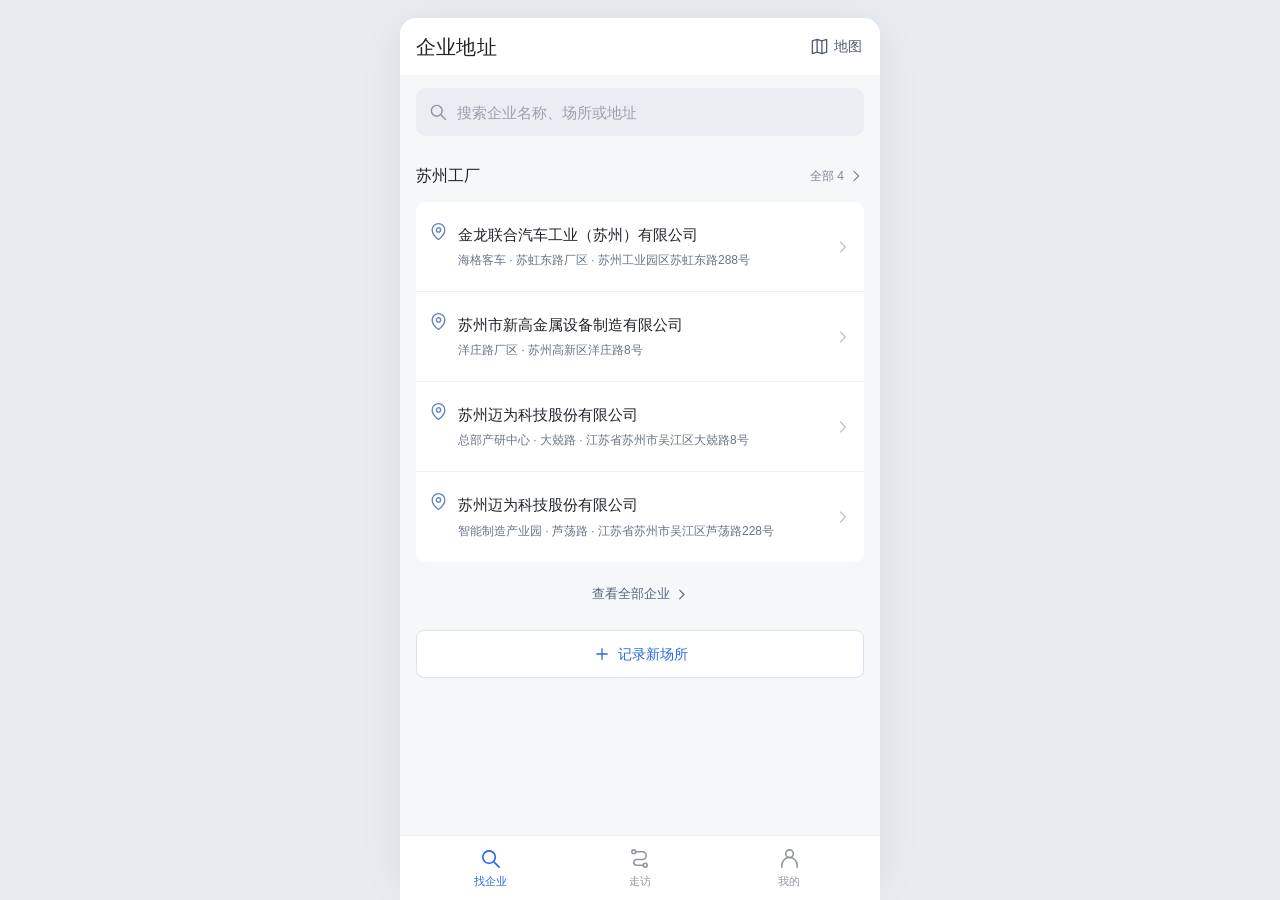
<file: index.html>
<!doctype html>
<html lang="zh-CN">
<head><meta charset="UTF-8"><meta name="viewport" content="width=device-width,initial-scale=1,viewport-fit=cover"><meta name="theme-color" content="#ffffff"><title>地址备忘录</title><link rel="stylesheet" href="vendor/leaflet-1.9.4/leaflet.css"><link rel="stylesheet" href="arrival-guide.css?v=20261117-audit1"><link rel="stylesheet" href="user-styles.css?v=20261117-audit1"><link rel="stylesheet" href="position-editor.css?v=20261117-audit1"><link rel="stylesheet" href="h5-refinement.css?v=20261117-audit1"></head>
<body>
<svg class="symbols" aria-hidden="true" xmlns="http://www.w3.org/2000/svg"><defs>
<symbol id="u-search" viewBox="0 0 24 24"><circle cx="10.5" cy="10.5" r="6.5"/><path d="m16 16 5 5"/></symbol><symbol id="u-map" viewBox="0 0 24 24"><path d="m3 5 6-2 6 2 6-2v16l-6 2-6-2-6 2V5ZM9 3v16m6-14v16"/></symbol><symbol id="u-route" viewBox="0 0 24 24"><circle cx="6" cy="5" r="2"/><circle cx="18" cy="19" r="2"/><path d="M8 5h7a4 4 0 0 1 0 8H9a3 3 0 0 0 0 6h7"/></symbol><symbol id="u-user" viewBox="0 0 24 24"><circle cx="12" cy="7" r="4"/><path d="M4 21v-2a8 8 0 0 1 16 0v2"/></symbol><symbol id="u-pin" viewBox="0 0 24 24"><path d="M20 10c0 6-8 12-8 12S4 16 4 10a8 8 0 1 1 16 0Z"/><circle cx="12" cy="10" r="2.7"/></symbol><symbol id="u-arrow" viewBox="0 0 24 24"><path d="m12 4 8 16-8-4-8 4 8-16Z"/></symbol><symbol id="u-plus" viewBox="0 0 24 24"><path d="M12 5v14M5 12h14"/></symbol><symbol id="u-camera" viewBox="0 0 24 24"><path d="M3 7h4l2-3h6l2 3h4v14H3V7Z"/><circle cx="12" cy="13" r="4"/></symbol><symbol id="u-close" viewBox="0 0 24 24"><path d="m6 6 12 12M6 18 18 6"/></symbol><symbol id="u-check" viewBox="0 0 24 24"><path d="m5 12 4 4L19 6"/></symbol><symbol id="u-clock" viewBox="0 0 24 24"><circle cx="12" cy="12" r="9"/><path d="M12 7v5l3 2"/></symbol><symbol id="u-chevron" viewBox="0 0 24 24"><path d="m9 5 7 7-7 7"/></symbol><symbol id="u-back" viewBox="0 0 24 24"><path d="m15 5-7 7 7 7"/></symbol><symbol id="u-more" viewBox="0 0 24 24"><circle cx="5" cy="12" r="1"/><circle cx="12" cy="12" r="1"/><circle cx="19" cy="12" r="1"/></symbol><symbol id="u-lock" viewBox="0 0 24 24"><rect x="5" y="10" width="14" height="11" rx="2"/><path d="M8 10V7a4 4 0 0 1 8 0v3"/></symbol><symbol id="u-info" viewBox="0 0 24 24"><circle cx="12" cy="12" r="9"/><path d="M12 11v6m0-10v1"/></symbol><symbol id="u-trash" viewBox="0 0 24 24"><path d="M4 7h16m-10 4v6m4-6v6M9 7V4h6v3l1 14H8L9 7Z"/></symbol>
<symbol id="u-edit" viewBox="0 0 24 24"><path d="m14 5 5 5M13 6 5 14l-1 6 6-1L21 8a2 2 0 0 0 0-3l-2-2a2 2 0 0 0-3 0l-3 3ZM11 4H5a2 2 0 0 0-2 2v14a1 1 0 0 0 1 1h14a2 2 0 0 0 2-2v-6"/></symbol>
</defs></svg>
<svg class="symbols" aria-hidden="true" xmlns="http://www.w3.org/2000/svg"><defs>
<symbol id="u-settings" viewBox="0 0 24 24"><path d="m9 3 1-1h4l1 3 3 1 3 2-1 4 1 4-3 2-3 1-1 3h-4l-1-3-3-1-3-2 1-4-1-4 3-2 3-1V3Z"/><circle cx="12" cy="12" r="3.5"/></symbol>
<symbol id="u-filter" viewBox="0 0 24 24"><path d="M4 5h16l-6 7v6l-4 2v-8L4 5Z"/></symbol>
<symbol id="u-down" viewBox="0 0 24 24"><path d="m6 9 6 6 6-6"/></symbol>
<symbol id="u-up" viewBox="0 0 24 24"><path d="m6 15 6-6 6 6"/></symbol>
<symbol id="u-sort" viewBox="0 0 24 24"><path d="M8 4v16m-4-4 4 4 4-4M16 20V4m-4 4 4-4 4 4"/></symbol>
<symbol id="u-list" viewBox="0 0 24 24"><path d="M8 6h12M8 12h12M8 18h12M3 6h1M3 12h1M3 18h1"/></symbol>
<symbol id="u-undo" viewBox="0 0 24 24"><path d="M4 10a8 8 0 1 1 1 8M4 4v6h6"/></symbol>
<symbol id="u-download" viewBox="0 0 24 24"><path d="M12 3v12m-4-4 4 4 4-4M4 15v5h16v-5"/></symbol><symbol id="u-upload" viewBox="0 0 24 24"><path d="M12 21V9m-4 4 4-4 4 4M4 4h16"/></symbol>
<symbol id="u-phone" viewBox="0 0 24 24"><path d="M6 3h3l2 5-3 2a14 14 0 0 0 6 6l2-3 5 2v3a3 3 0 0 1-3 3C9 20 4 15 3 6a3 3 0 0 1 3-3Z"/></symbol>
</defs></svg>
<div class="phone-app">
  <header class="user-topbar"><div class="user-brand"><span class="brand-pin"><svg><use href="#u-pin"/></svg></span><span>地址备忘录</span></div><button class="top-icon" data-action="guide" aria-label="使用说明"><svg><use href="#u-info"/></svg></button></header>
  <main id="user-content" tabindex="-1"></main>
  <nav class="user-tabbar" aria-label="主要导航"><button data-page="home" class="active"><svg><use href="#u-search"/></svg><span>找企业</span></button><button data-page="route"><svg><use href="#u-route"/></svg><span>走访</span><b id="user-route-count" hidden>0</b></button><button data-page="mine"><svg><use href="#u-user"/></svg><span>我的</span></button></nav>
</div>
<dialog id="user-modal"><div class="modal-head"><div><h2 id="user-modal-title"></h2></div><button class="top-icon" data-action="close-modal" aria-label="关闭"><svg><use href="#u-close"/></svg></button></div><div id="user-modal-body"></div></dialog>
<aside id="user-detail" class="user-detail" hidden tabindex="-1" role="dialog" aria-modal="true"></aside><div id="user-backdrop" class="user-backdrop" hidden></div><div id="user-toast" class="user-toast" hidden role="status" aria-live="polite"></div><input id="user-photo-file" type="file" accept="image/jpeg,image/png,image/webp" hidden><input id="user-import-file" type="file" accept="application/json,.json" hidden>
<script src="vendor/leaflet-1.9.4/leaflet.js"></script><script src="core.js"></script><script src="maps.js"></script><script src="guide-core.js?v=20261117-audit1"></script><script src="user-data.js?v=20261117-audit1"></script><script src="factory-data.js?v=20261117-audit1"></script><script src="location-map.js?v=20261117-audit1"></script><script src="position-editor.js?v=20261117-audit1"></script><script src="arrival-guide.js?v=20261117-audit1"></script><script src="user-app.js?v=20261117-audit1"></script>
</body></html>
</file>
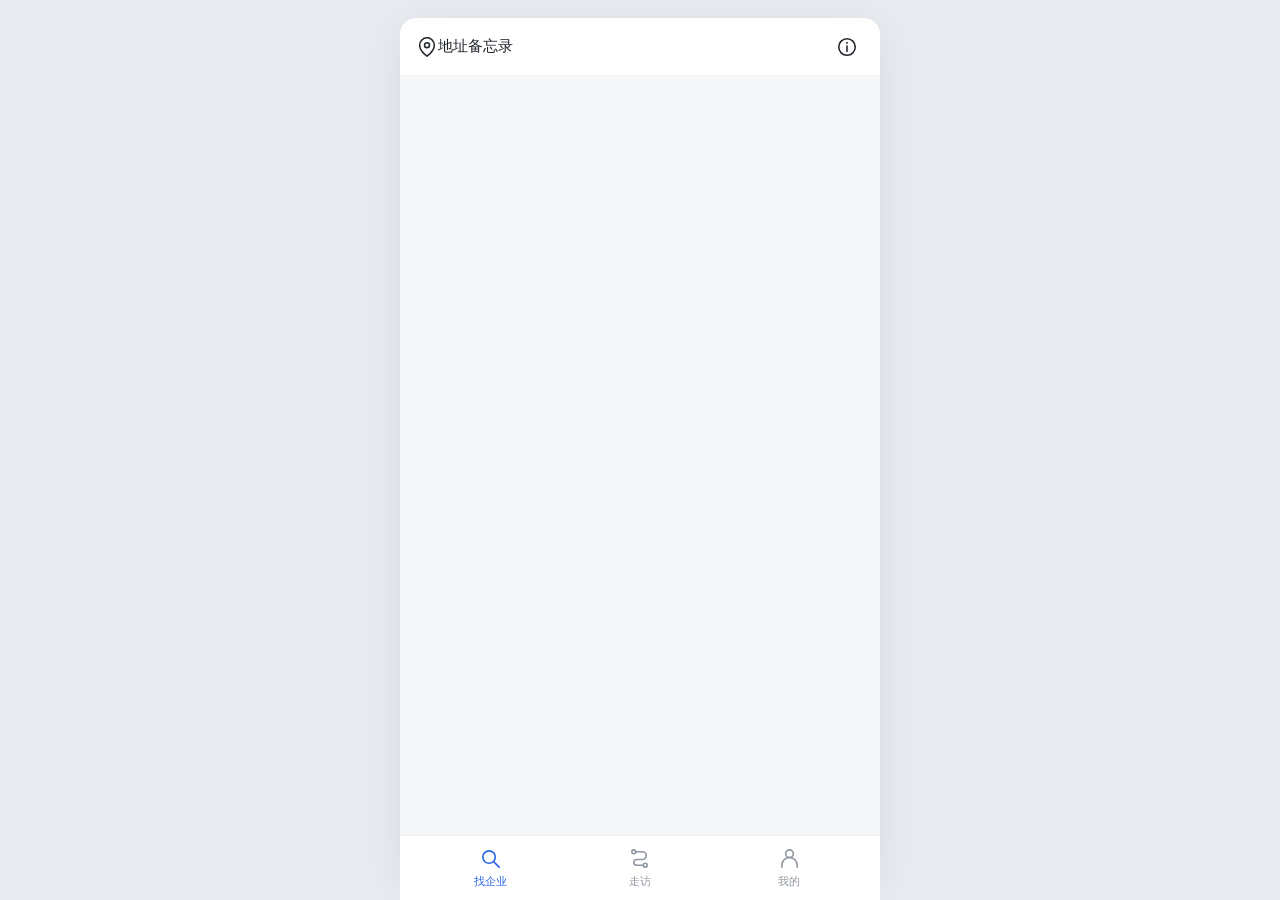
<file: user.html>
<!doctype html>
<html lang="zh-CN">
<head><meta charset="UTF-8"><meta name="viewport" content="width=device-width,initial-scale=1,viewport-fit=cover"><meta name="theme-color" content="#ffffff"><title>地址备忘录</title><link rel="stylesheet" href="vendor/leaflet-1.9.4/leaflet.css"><link rel="stylesheet" href="arrival-guide.css?v=20261117-audit1"><link rel="stylesheet" href="user-styles.css?v=20261117-audit1"><link rel="stylesheet" href="position-editor.css?v=20261117-audit1"><link rel="stylesheet" href="h5-refinement.css?v=20261117-audit1"></head>
<body>
<svg class="symbols" aria-hidden="true" xmlns="http://www.w3.org/2000/svg"><defs>
<symbol id="u-search" viewBox="0 0 24 24"><circle cx="10.5" cy="10.5" r="6.5"/><path d="m16 16 5 5"/></symbol><symbol id="u-map" viewBox="0 0 24 24"><path d="m3 5 6-2 6 2 6-2v16l-6 2-6-2-6 2V5ZM9 3v16m6-14v16"/></symbol><symbol id="u-route" viewBox="0 0 24 24"><circle cx="6" cy="5" r="2"/><circle cx="18" cy="19" r="2"/><path d="M8 5h7a4 4 0 0 1 0 8H9a3 3 0 0 0 0 6h7"/></symbol><symbol id="u-user" viewBox="0 0 24 24"><circle cx="12" cy="7" r="4"/><path d="M4 21v-2a8 8 0 0 1 16 0v2"/></symbol><symbol id="u-pin" viewBox="0 0 24 24"><path d="M20 10c0 6-8 12-8 12S4 16 4 10a8 8 0 1 1 16 0Z"/><circle cx="12" cy="10" r="2.7"/></symbol><symbol id="u-arrow" viewBox="0 0 24 24"><path d="m12 4 8 16-8-4-8 4 8-16Z"/></symbol><symbol id="u-plus" viewBox="0 0 24 24"><path d="M12 5v14M5 12h14"/></symbol><symbol id="u-camera" viewBox="0 0 24 24"><path d="M3 7h4l2-3h6l2 3h4v14H3V7Z"/><circle cx="12" cy="13" r="4"/></symbol><symbol id="u-close" viewBox="0 0 24 24"><path d="m6 6 12 12M6 18 18 6"/></symbol><symbol id="u-check" viewBox="0 0 24 24"><path d="m5 12 4 4L19 6"/></symbol><symbol id="u-clock" viewBox="0 0 24 24"><circle cx="12" cy="12" r="9"/><path d="M12 7v5l3 2"/></symbol><symbol id="u-chevron" viewBox="0 0 24 24"><path d="m9 5 7 7-7 7"/></symbol><symbol id="u-back" viewBox="0 0 24 24"><path d="m15 5-7 7 7 7"/></symbol><symbol id="u-more" viewBox="0 0 24 24"><circle cx="5" cy="12" r="1"/><circle cx="12" cy="12" r="1"/><circle cx="19" cy="12" r="1"/></symbol><symbol id="u-lock" viewBox="0 0 24 24"><rect x="5" y="10" width="14" height="11" rx="2"/><path d="M8 10V7a4 4 0 0 1 8 0v3"/></symbol><symbol id="u-info" viewBox="0 0 24 24"><circle cx="12" cy="12" r="9"/><path d="M12 11v6m0-10v1"/></symbol><symbol id="u-trash" viewBox="0 0 24 24"><path d="M4 7h16m-10 4v6m4-6v6M9 7V4h6v3l1 14H8L9 7Z"/></symbol>
<symbol id="u-edit" viewBox="0 0 24 24"><path d="m14 5 5 5M13 6 5 14l-1 6 6-1L21 8a2 2 0 0 0 0-3l-2-2a2 2 0 0 0-3 0l-3 3ZM11 4H5a2 2 0 0 0-2 2v14a1 1 0 0 0 1 1h14a2 2 0 0 0 2-2v-6"/></symbol>
</defs></svg>
<svg class="symbols" aria-hidden="true" xmlns="http://www.w3.org/2000/svg"><defs>
<symbol id="u-settings" viewBox="0 0 24 24"><path d="m9 3 1-1h4l1 3 3 1 3 2-1 4 1 4-3 2-3 1-1 3h-4l-1-3-3-1-3-2 1-4-1-4 3-2 3-1V3Z"/><circle cx="12" cy="12" r="3.5"/></symbol>
<symbol id="u-filter" viewBox="0 0 24 24"><path d="M4 5h16l-6 7v6l-4 2v-8L4 5Z"/></symbol>
<symbol id="u-down" viewBox="0 0 24 24"><path d="m6 9 6 6 6-6"/></symbol>
<symbol id="u-up" viewBox="0 0 24 24"><path d="m6 15 6-6 6 6"/></symbol>
<symbol id="u-sort" viewBox="0 0 24 24"><path d="M8 4v16m-4-4 4 4 4-4M16 20V4m-4 4 4-4 4 4"/></symbol>
<symbol id="u-list" viewBox="0 0 24 24"><path d="M8 6h12M8 12h12M8 18h12M3 6h1M3 12h1M3 18h1"/></symbol>
<symbol id="u-undo" viewBox="0 0 24 24"><path d="M4 10a8 8 0 1 1 1 8M4 4v6h6"/></symbol>
<symbol id="u-download" viewBox="0 0 24 24"><path d="M12 3v12m-4-4 4 4 4-4M4 15v5h16v-5"/></symbol>
<symbol id="u-phone" viewBox="0 0 24 24"><path d="M6 3h3l2 5-3 2a14 14 0 0 0 6 6l2-3 5 2v3a3 3 0 0 1-3 3C9 20 4 15 3 6a3 3 0 0 1 3-3Z"/></symbol>
</defs></svg>
<div class="phone-app">
  <header class="user-topbar"><div class="user-brand"><span class="brand-pin"><svg><use href="#u-pin"/></svg></span><span>地址备忘录</span></div><button class="top-icon" data-action="guide" aria-label="使用说明"><svg><use href="#u-info"/></svg></button></header>
  <main id="user-content" tabindex="-1"></main>
  <nav class="user-tabbar" aria-label="主要导航"><button data-page="home" class="active"><svg><use href="#u-search"/></svg><span>找企业</span></button><button data-page="route"><svg><use href="#u-route"/></svg><span>走访</span><b id="user-route-count" hidden>0</b></button><button data-page="mine"><svg><use href="#u-user"/></svg><span>我的</span></button></nav>
</div>
<dialog id="user-modal"><div class="modal-head"><div><h2 id="user-modal-title"></h2></div><button class="top-icon" data-action="close-modal" aria-label="关闭"><svg><use href="#u-close"/></svg></button></div><div id="user-modal-body"></div></dialog>
<aside id="user-detail" class="user-detail" hidden tabindex="-1" role="dialog" aria-modal="true"></aside><div id="user-backdrop" class="user-backdrop" hidden></div><div id="user-toast" class="user-toast" hidden role="status" aria-live="polite"></div><input id="user-photo-file" type="file" accept="image/jpeg,image/png,image/webp" hidden>
<script src="vendor/leaflet-1.9.4/leaflet.js"></script><script src="core.js"></script><script src="maps.js"></script><script src="guide-core.js?v=20261117-audit1"></script><script src="user-data.js?v=20261117-audit1"></script><script src="factory-data.js?v=20261117-audit1"></script><script src="location-map.js?v=20261117-audit1"></script><script src="position-editor.js?v=20261117-audit1"></script><script src="arrival-guide.js?v=20261117-audit1"></script><script src="user-app.js?v=20261117-audit1"></script>
</body></html>
</file>
<file: vendor/leaflet-1.9.4/leaflet.css>
/* required styles */

.leaflet-pane,
.leaflet-tile,
.leaflet-marker-icon,
.leaflet-marker-shadow,
.leaflet-tile-container,
.leaflet-pane > svg,
.leaflet-pane > canvas,
.leaflet-zoom-box,
.leaflet-image-layer,
.leaflet-layer {
	position: absolute;
	left: 0;
	top: 0;
	}
.leaflet-container {
	overflow: hidden;
	}
.leaflet-tile,
.leaflet-marker-icon,
.leaflet-marker-shadow {
	-webkit-user-select: none;
	   -moz-user-select: none;
	        user-select: none;
	  -webkit-user-drag: none;
	}
/* Prevents IE11 from highlighting tiles in blue */
.leaflet-tile::selection {
	background: transparent;
}
/* Safari renders non-retina tile on retina better with this, but Chrome is worse */
.leaflet-safari .leaflet-tile {
	image-rendering: -webkit-optimize-contrast;
	}
/* hack that prevents hw layers "stretching" when loading new tiles */
.leaflet-safari .leaflet-tile-container {
	width: 1600px;
	height: 1600px;
	-webkit-transform-origin: 0 0;
	}
.leaflet-marker-icon,
.leaflet-marker-shadow {
	display: block;
	}
/* .leaflet-container svg: reset svg max-width decleration shipped in Joomla! (joomla.org) 3.x */
/* .leaflet-container img: map is broken in FF if you have max-width: 100% on tiles */
.leaflet-container .leaflet-overlay-pane svg {
	max-width: none !important;
	max-height: none !important;
	}
.leaflet-container .leaflet-marker-pane img,
.leaflet-container .leaflet-shadow-pane img,
.leaflet-container .leaflet-tile-pane img,
.leaflet-container img.leaflet-image-layer,
.leaflet-container .leaflet-tile {
	max-width: none !important;
	max-height: none !important;
	width: auto;
	padding: 0;
	}

.leaflet-container img.leaflet-tile {
	/* See: https://bugs.chromium.org/p/chromium/issues/detail?id=600120 */
	mix-blend-mode: plus-lighter;
}

.leaflet-container.leaflet-touch-zoom {
	-ms-touch-action: pan-x pan-y;
	touch-action: pan-x pan-y;
	}
.leaflet-container.leaflet-touch-drag {
	-ms-touch-action: pinch-zoom;
	/* Fallback for FF which doesn't support pinch-zoom */
	touch-action: none;
	touch-action: pinch-zoom;
}
.leaflet-container.leaflet-touch-drag.leaflet-touch-zoom {
	-ms-touch-action: none;
	touch-action: none;
}
.leaflet-container {
	-webkit-tap-highlight-color: transparent;
}
.leaflet-container a {
	-webkit-tap-highlight-color: rgba(51, 181, 229, 0.4);
}
.leaflet-tile {
	filter: inherit;
	visibility: hidden;
	}
.leaflet-tile-loaded {
	visibility: inherit;
	}
.leaflet-zoom-box {
	width: 0;
	height: 0;
	-moz-box-sizing: border-box;
	     box-sizing: border-box;
	z-index: 800;
	}
/* workaround for https://bugzilla.mozilla.org/show_bug.cgi?id=888319 */
.leaflet-overlay-pane svg {
	-moz-user-select: none;
	}

.leaflet-pane         { z-index: 400; }

.leaflet-tile-pane    { z-index: 200; }
.leaflet-overlay-pane { z-index: 400; }
.leaflet-shadow-pane  { z-index: 500; }
.leaflet-marker-pane  { z-index: 600; }
.leaflet-tooltip-pane   { z-index: 650; }
.leaflet-popup-pane   { z-index: 700; }

.leaflet-map-pane canvas { z-index: 100; }
.leaflet-map-pane svg    { z-index: 200; }

.leaflet-vml-shape {
	width: 1px;
	height: 1px;
	}
.lvml {
	behavior: url(#default#VML);
	display: inline-block;
	position: absolute;
	}


/* control positioning */

.leaflet-control {
	position: relative;
	z-index: 800;
	pointer-events: visiblePainted; /* IE 9-10 doesn't have auto */
	pointer-events: auto;
	}
.leaflet-top,
.leaflet-bottom {
	position: absolute;
	z-index: 1000;
	pointer-events: none;
	}
.leaflet-top {
	top: 0;
	}
.leaflet-right {
	right: 0;
	}
.leaflet-bottom {
	bottom: 0;
	}
.leaflet-left {
	left: 0;
	}
.leaflet-control {
	float: left;
	clear: both;
	}
.leaflet-right .leaflet-control {
	float: right;
	}
.leaflet-top .leaflet-control {
	margin-top: 10px;
	}
.leaflet-bottom .leaflet-control {
	margin-bottom: 10px;
	}
.leaflet-left .leaflet-control {
	margin-left: 10px;
	}
.leaflet-right .leaflet-control {
	margin-right: 10px;
	}


/* zoom and fade animations */

.leaflet-fade-anim .leaflet-popup {
	opacity: 0;
	-webkit-transition: opacity 0.2s linear;
	   -moz-transition: opacity 0.2s linear;
	        transition: opacity 0.2s linear;
	}
.leaflet-fade-anim .leaflet-map-pane .leaflet-popup {
	opacity: 1;
	}
.leaflet-zoom-animated {
	-webkit-transform-origin: 0 0;
	    -ms-transform-origin: 0 0;
	        transform-origin: 0 0;
	}
svg.leaflet-zoom-animated {
	will-change: transform;
}

.leaflet-zoom-anim .leaflet-zoom-animated {
	-webkit-transition: -webkit-transform 0.25s cubic-bezier(0,0,0.25,1);
	   -moz-transition:    -moz-transform 0.25s cubic-bezier(0,0,0.25,1);
	        transition:         transform 0.25s cubic-bezier(0,0,0.25,1);
	}
.leaflet-zoom-anim .leaflet-tile,
.leaflet-pan-anim .leaflet-tile {
	-webkit-transition: none;
	   -moz-transition: none;
	        transition: none;
	}

.leaflet-zoom-anim .leaflet-zoom-hide {
	visibility: hidden;
	}


/* cursors */

.leaflet-interactive {
	cursor: pointer;
	}
.leaflet-grab {
	cursor: -webkit-grab;
	cursor:    -moz-grab;
	cursor:         grab;
	}
.leaflet-crosshair,
.leaflet-crosshair .leaflet-interactive {
	cursor: crosshair;
	}
.leaflet-popup-pane,
.leaflet-control {
	cursor: auto;
	}
.leaflet-dragging .leaflet-grab,
.leaflet-dragging .leaflet-grab .leaflet-interactive,
.leaflet-dragging .leaflet-marker-draggable {
	cursor: move;
	cursor: -webkit-grabbing;
	cursor:    -moz-grabbing;
	cursor:         grabbing;
	}

/* marker & overlays interactivity */
.leaflet-marker-icon,
.leaflet-marker-shadow,
.leaflet-image-layer,
.leaflet-pane > svg path,
.leaflet-tile-container {
	pointer-events: none;
	}

.leaflet-marker-icon.leaflet-interactive,
.leaflet-image-layer.leaflet-interactive,
.leaflet-pane > svg path.leaflet-interactive,
svg.leaflet-image-layer.leaflet-interactive path {
	pointer-events: visiblePainted; /* IE 9-10 doesn't have auto */
	pointer-events: auto;
	}

/* visual tweaks */

.leaflet-container {
	background: #ddd;
	outline-offset: 1px;
	}
.leaflet-container a {
	color: #0078A8;
	}
.leaflet-zoom-box {
	border: 2px dotted #38f;
	background: rgba(255,255,255,0.5);
	}


/* general typography */
.leaflet-container {
	font-family: "Helvetica Neue", Arial, Helvetica, sans-serif;
	font-size: 12px;
	font-size: 0.75rem;
	line-height: 1.5;
	}


/* general toolbar styles */

.leaflet-bar {
	box-shadow: 0 1px 5px rgba(0,0,0,0.65);
	border-radius: 4px;
	}
.leaflet-bar a {
	background-color: #fff;
	border-bottom: 1px solid #ccc;
	width: 26px;
	height: 26px;
	line-height: 26px;
	display: block;
	text-align: center;
	text-decoration: none;
	color: black;
	}
.leaflet-bar a,
.leaflet-control-layers-toggle {
	background-position: 50% 50%;
	background-repeat: no-repeat;
	display: block;
	}
.leaflet-bar a:hover,
.leaflet-bar a:focus {
	background-color: #f4f4f4;
	}
.leaflet-bar a:first-child {
	border-top-left-radius: 4px;
	border-top-right-radius: 4px;
	}
.leaflet-bar a:last-child {
	border-bottom-left-radius: 4px;
	border-bottom-right-radius: 4px;
	border-bottom: none;
	}
.leaflet-bar a.leaflet-disabled {
	cursor: default;
	background-color: #f4f4f4;
	color: #bbb;
	}

.leaflet-touch .leaflet-bar a {
	width: 30px;
	height: 30px;
	line-height: 30px;
	}
.leaflet-touch .leaflet-bar a:first-child {
	border-top-left-radius: 2px;
	border-top-right-radius: 2px;
	}
.leaflet-touch .leaflet-bar a:last-child {
	border-bottom-left-radius: 2px;
	border-bottom-right-radius: 2px;
	}

/* zoom control */

.leaflet-control-zoom-in,
.leaflet-control-zoom-out {
	font: bold 18px 'Lucida Console', Monaco, monospace;
	text-indent: 1px;
	}

.leaflet-touch .leaflet-control-zoom-in, .leaflet-touch .leaflet-control-zoom-out  {
	font-size: 22px;
	}


/* layers control */

.leaflet-control-layers {
	box-shadow: 0 1px 5px rgba(0,0,0,0.4);
	background: #fff;
	border-radius: 5px;
	}
.leaflet-control-layers-toggle {
	background-image: url(images/layers.png);
	width: 36px;
	height: 36px;
	}
.leaflet-retina .leaflet-control-layers-toggle {
	background-image: url(images/layers-2x.png);
	background-size: 26px 26px;
	}
.leaflet-touch .leaflet-control-layers-toggle {
	width: 44px;
	height: 44px;
	}
.leaflet-control-layers .leaflet-control-layers-list,
.leaflet-control-layers-expanded .leaflet-control-layers-toggle {
	display: none;
	}
.leaflet-control-layers-expanded .leaflet-control-layers-list {
	display: block;
	position: relative;
	}
.leaflet-control-layers-expanded {
	padding: 6px 10px 6px 6px;
	color: #333;
	background: #fff;
	}
.leaflet-control-layers-scrollbar {
	overflow-y: scroll;
	overflow-x: hidden;
	padding-right: 5px;
	}
.leaflet-control-layers-selector {
	margin-top: 2px;
	position: relative;
	top: 1px;
	}
.leaflet-control-layers label {
	display: block;
	font-size: 13px;
	font-size: 1.08333em;
	}
.leaflet-control-layers-separator {
	height: 0;
	border-top: 1px solid #ddd;
	margin: 5px -10px 5px -6px;
	}

/* Default icon URLs */
.leaflet-default-icon-path { /* used only in path-guessing heuristic, see L.Icon.Default */
	background-image: url(images/marker-icon.png);
	}


/* attribution and scale controls */

.leaflet-container .leaflet-control-attribution {
	background: #fff;
	background: rgba(255, 255, 255, 0.8);
	margin: 0;
	}
.leaflet-control-attribution,
.leaflet-control-scale-line {
	padding: 0 5px;
	color: #333;
	line-height: 1.4;
	}
.leaflet-control-attribution a {
	text-decoration: none;
	}
.leaflet-control-attribution a:hover,
.leaflet-control-attribution a:focus {
	text-decoration: underline;
	}
.leaflet-attribution-flag {
	display: inline !important;
	vertical-align: baseline !important;
	width: 1em;
	height: 0.6669em;
	}
.leaflet-left .leaflet-control-scale {
	margin-left: 5px;
	}
.leaflet-bottom .leaflet-control-scale {
	margin-bottom: 5px;
	}
.leaflet-control-scale-line {
	border: 2px solid #777;
	border-top: none;
	line-height: 1.1;
	padding: 2px 5px 1px;
	white-space: nowrap;
	-moz-box-sizing: border-box;
	     box-sizing: border-box;
	background: rgba(255, 255, 255, 0.8);
	text-shadow: 1px 1px #fff;
	}
.leaflet-control-scale-line:not(:first-child) {
	border-top: 2px solid #777;
	border-bottom: none;
	margin-top: -2px;
	}
.leaflet-control-scale-line:not(:first-child):not(:last-child) {
	border-bottom: 2px solid #777;
	}

.leaflet-touch .leaflet-control-attribution,
.leaflet-touch .leaflet-control-layers,
.leaflet-touch .leaflet-bar {
	box-shadow: none;
	}
.leaflet-touch .leaflet-control-layers,
.leaflet-touch .leaflet-bar {
	border: 2px solid rgba(0,0,0,0.2);
	background-clip: padding-box;
	}


/* popup */

.leaflet-popup {
	position: absolute;
	text-align: center;
	margin-bottom: 20px;
	}
.leaflet-popup-content-wrapper {
	padding: 1px;
	text-align: left;
	border-radius: 12px;
	}
.leaflet-popup-content {
	margin: 13px 24px 13px 20px;
	line-height: 1.3;
	font-size: 13px;
	font-size: 1.08333em;
	min-height: 1px;
	}
.leaflet-popup-content p {
	margin: 17px 0;
	margin: 1.3em 0;
	}
.leaflet-popup-tip-container {
	width: 40px;
	height: 20px;
	position: absolute;
	left: 50%;
	margin-top: -1px;
	margin-left: -20px;
	overflow: hidden;
	pointer-events: none;
	}
.leaflet-popup-tip {
	width: 17px;
	height: 17px;
	padding: 1px;

	margin: -10px auto 0;
	pointer-events: auto;

	-webkit-transform: rotate(45deg);
	   -moz-transform: rotate(45deg);
	    -ms-transform: rotate(45deg);
	        transform: rotate(45deg);
	}
.leaflet-popup-content-wrapper,
.leaflet-popup-tip {
	background: white;
	color: #333;
	box-shadow: 0 3px 14px rgba(0,0,0,0.4);
	}
.leaflet-container a.leaflet-popup-close-button {
	position: absolute;
	top: 0;
	right: 0;
	border: none;
	text-align: center;
	width: 24px;
	height: 24px;
	font: 16px/24px Tahoma, Verdana, sans-serif;
	color: #757575;
	text-decoration: none;
	background: transparent;
	}
.leaflet-container a.leaflet-popup-close-button:hover,
.leaflet-container a.leaflet-popup-close-button:focus {
	color: #585858;
	}
.leaflet-popup-scrolled {
	overflow: auto;
	}

.leaflet-oldie .leaflet-popup-content-wrapper {
	-ms-zoom: 1;
	}
.leaflet-oldie .leaflet-popup-tip {
	width: 24px;
	margin: 0 auto;

	-ms-filter: "progid:DXImageTransform.Microsoft.Matrix(M11=0.70710678, M12=0.70710678, M21=-0.70710678, M22=0.70710678)";
	filter: progid:DXImageTransform.Microsoft.Matrix(M11=0.70710678, M12=0.70710678, M21=-0.70710678, M22=0.70710678);
	}

.leaflet-oldie .leaflet-control-zoom,
.leaflet-oldie .leaflet-control-layers,
.leaflet-oldie .leaflet-popup-content-wrapper,
.leaflet-oldie .leaflet-popup-tip {
	border: 1px solid #999;
	}


/* div icon */

.leaflet-div-icon {
	background: #fff;
	border: 1px solid #666;
	}


/* Tooltip */
/* Base styles for the element that has a tooltip */
.leaflet-tooltip {
	position: absolute;
	padding: 6px;
	background-color: #fff;
	border: 1px solid #fff;
	border-radius: 3px;
	color: #222;
	white-space: nowrap;
	-webkit-user-select: none;
	-moz-user-select: none;
	-ms-user-select: none;
	user-select: none;
	pointer-events: none;
	box-shadow: 0 1px 3px rgba(0,0,0,0.4);
	}
.leaflet-tooltip.leaflet-interactive {
	cursor: pointer;
	pointer-events: auto;
	}
.leaflet-tooltip-top:before,
.leaflet-tooltip-bottom:before,
.leaflet-tooltip-left:before,
.leaflet-tooltip-right:before {
	position: absolute;
	pointer-events: none;
	border: 6px solid transparent;
	background: transparent;
	content: "";
	}

/* Directions */

.leaflet-tooltip-bottom {
	margin-top: 6px;
}
.leaflet-tooltip-top {
	margin-top: -6px;
}
.leaflet-tooltip-bottom:before,
.leaflet-tooltip-top:before {
	left: 50%;
	margin-left: -6px;
	}
.leaflet-tooltip-top:before {
	bottom: 0;
	margin-bottom: -12px;
	border-top-color: #fff;
	}
.leaflet-tooltip-bottom:before {
	top: 0;
	margin-top: -12px;
	margin-left: -6px;
	border-bottom-color: #fff;
	}
.leaflet-tooltip-left {
	margin-left: -6px;
}
.leaflet-tooltip-right {
	margin-left: 6px;
}
.leaflet-tooltip-left:before,
.leaflet-tooltip-right:before {
	top: 50%;
	margin-top: -6px;
	}
.leaflet-tooltip-left:before {
	right: 0;
	margin-right: -12px;
	border-left-color: #fff;
	}
.leaflet-tooltip-right:before {
	left: 0;
	margin-left: -12px;
	border-right-color: #fff;
	}

/* Printing */

@media print {
	/* Prevent printers from removing background-images of controls. */
	.leaflet-control {
		-webkit-print-color-adjust: exact;
		print-color-adjust: exact;
		}
	}
</file>
<file: arrival-guide.css>
/* Photo instructions use a continuous reading surface, like an on-site guide. */
#arrival-dialog{--ag-text:#242a2e;--ag-muted:#727b82;--ag-line:#e9ecee;--ag-accent:#dc7434;color:var(--ag-text);border:0;border-radius:0;padding:0;margin:0 auto;top:0;bottom:0;width:100%;max-width:520px;height:100dvh;max-height:100dvh;background:#f5f6f7;overflow:hidden;box-shadow:0 0 28px #0002;font-family:"Microsoft YaHei","PingFang SC",system-ui,sans-serif;font-size:14px;line-height:1.6}
#arrival-dialog[open]{display:flex;flex-direction:column}
#arrival-dialog::backdrop{background:#17242c60;backdrop-filter:none}
#arrival-dialog button{font:inherit;line-height:1.4;border:0;background:transparent;color:inherit;min-height:44px;cursor:pointer}
#arrival-dialog button:disabled{color:#b6bcc1;cursor:default}
#arrival-dialog button:focus-visible,#arrival-dialog textarea:focus-visible{outline:2px solid #167865;outline-offset:-2px}
#arrival-dialog button svg{width:18px;height:18px;flex-shrink:0}
#arrival-dialog h2{font-size:15px;font-weight:600;margin:0;line-height:1.5}
#arrival-dialog p{margin:0;white-space:pre-wrap;overflow-wrap:anywhere}
#arrival-dialog textarea{font-family:inherit;font-size:16px;line-height:1.65;width:100%;resize:vertical;color:var(--ag-text);border:0;background:#f6f7f8;border-radius:4px;padding:12px;min-height:78px;box-sizing:border-box;display:block}
#arrival-dialog textarea::placeholder{color:#929aa1;font-size:14px}
.ag-bar{height:52px;flex-shrink:0;display:grid;grid-template-columns:86px 1fr 86px;align-items:center;background:#fff;border-bottom:1px solid var(--ag-line);z-index:2}
.ag-bar h1{text-align:center;font-size:17px;font-weight:600;margin:0}
#arrival-dialog .ag-bar button{padding:10px}
#arrival-dialog .ag-bar>button:first-child{justify-self:start;width:48px;display:grid;place-items:center}
#arrival-dialog .ag-text{font-size:13px;color:#4c565f}
.ag-body{flex:1;min-height:0;overflow-y:auto;overscroll-behavior:contain;-webkit-overflow-scrolling:touch;scroll-padding-top:12px;padding-bottom:18px}
.ag-place{padding:0 10px;background:#fff}
.ag-cover{height:236px;background:#e9edef;overflow:hidden;position:relative}
.ag-cover>svg,.ag-cover>img{width:100%;height:100%;object-fit:cover;stroke:none}
.ag-cover:has(>svg)::after{content:"示例";position:absolute;top:10px;left:10px;font-size:11px;padding:1px 6px;color:#56666b;background:#ffffffe0;border-radius:2px}
.ag-cover-info{position:absolute;inset:auto 0 0;padding:38px 13px 13px;background:linear-gradient(transparent,#000c);color:#fff;display:flex;gap:10px;align-items:flex-end}
.ag-cover-info>div{min-width:0;flex:1}
#arrival-dialog .ag-cover-info h2{font-size:18px;font-weight:500;line-height:1.4;margin-bottom:6px;overflow-wrap:anywhere}
.ag-cover-info p{font-size:12px;line-height:1.5;color:#ffffffe6}
#arrival-dialog .ag-cover-info>button{display:flex;flex-direction:column;align-items:center;justify-content:center;color:#fff;font-size:11px;padding:2px 0;min-width:42px;gap:3px}
#arrival-dialog .ag-cover-info>button svg{width:22px;height:22px}
.ag-parking{margin:0;padding:12px 10px 10px}
#arrival-dialog .ag-parking h2{font-weight:500;color:#575d61;padding:0 7px 8px}
.ag-parking p{color:#34393d;font-size:14px;background:#fff;border-radius:4px;padding:12px 13px;line-height:1.6}
.ag-route{margin-top:8px;padding:0 10px 12px}
.ag-section-head{display:flex;align-items:center;justify-content:space-between;gap:8px;padding:0 7px;margin-bottom:2px;min-height:46px}
#arrival-dialog .ag-section-head h2{font-weight:500;color:#575d61;font-size:16px}
#arrival-dialog .ag-section-head>button{display:flex;align-items:center;gap:3px;font-size:12px;color:#555d63;padding:8px 0}
#arrival-dialog .ag-section-head>button svg{width:14px;height:14px}
.ag-reader{background:#f7f7f7;padding-bottom:max(12px,env(safe-area-inset-bottom))}
.ag-timeline{margin:0;padding:18px 0 0;list-style:none;background:#fff;border-radius:4px}
.ag-read-step{display:flex;gap:8px;position:relative;padding:0 0 30px}
.ag-read-step:not(:last-child)::before{content:"";position:absolute;left:13px;top:30px;bottom:4px;border-left:2px dotted #e7e7e7}
.ag-step-num{width:26px;flex-shrink:0;font-size:20px;line-height:1.3;color:var(--ag-accent);font-variant-numeric:tabular-nums;background:#fff;z-index:1}
.ag-step-content{min-width:0;flex:1}
.ag-step-content>p{font-size:14px;color:#666;line-height:1.5;padding:0 8px 13px 0}
#arrival-dialog .ag-step-photo{position:relative;width:100%;display:block;padding:0;overflow:hidden;text-align:left;border-radius:3px}
.ag-step-photo canvas,.ag-step-content>canvas{width:100%;height:auto;display:block;background:#eef1f3;min-height:100px}
.ag-step-photo>span{position:absolute;right:6px;bottom:6px;background:#17242ca8;color:#fff;font-size:10px;border-radius:3px;padding:4px 6px}
#arrival-dialog .ag-step-photo>span svg{height:12px;width:12px}
.ag-footer{flex-shrink:0;padding:10px 16px max(8px,env(safe-area-inset-bottom));background:#fff;border-top:1px solid var(--ag-line);display:flex;flex-direction:column;gap:4px}
#arrival-dialog .ag-primary{background:#087f70;color:#fff;width:100%;border-radius:5px;min-height:46px;font-size:15px;font-weight:500;padding:10px 14px;display:flex;gap:6px;align-items:center;justify-content:center}
#arrival-dialog .ag-primary:disabled{background:#c5cecc;color:#fff}
.ag-footer>small{font-size:10px;color:#8c969c;text-align:center}
.ag-updated{font-size:11px;color:#858e94;padding:14px}
.ag-edit-intro{padding:17px 16px;background:#fff}
.ag-edit-intro p{font-size:12px;color:#7c858d;margin-top:4px!important}
.ag-position,.ag-parking-edit{padding:14px 16px;background:white;margin-top:8px}
.ag-position>div{display:flex;align-items:center;justify-content:space-between}
#arrival-dialog .ag-position button{font-size:12px;color:#087f70;display:flex;align-items:center;gap:4px;padding:4px 0}
.ag-coordinate,.ag-position-hint{font-size:11px;color:#7c858d;margin:1px 0 10px!important}
.ag-field{display:block}
.ag-field>span{display:block;font-size:13px;margin:0 0 7px;font-weight:500}
.ag-edit-route-head{padding:18px 16px 10px}
.ag-edit-route-head>p{color:#7c858d;font-size:12px;margin-top:3px!important}
.ag-edit-step{background:#fff;padding:10px 14px 14px;margin:0 12px 10px;border:1px solid var(--ag-line);border-radius:5px;scroll-margin-top:12px}
.ag-edit-step>header{display:flex;align-items:center;justify-content:space-between;gap:4px;margin-bottom:7px}
.ag-edit-step>header>b{font-size:14px;font-weight:550;white-space:nowrap}
.ag-edit-step>header>b>span{font-size:19px;color:var(--ag-accent);margin-right:5px;font-weight:400}
.ag-edit-step>header>div{display:flex;gap:0}
#arrival-dialog .ag-edit-step>header button{min-width:44px;padding:4px;color:#7c858d;font-size:18px}
#arrival-dialog .ag-edit-step>header button:disabled{color:#c9cfd3}
.ag-photo-input{position:relative;display:block;min-height:130px;background:#f6f7f8;border:1px dashed #d7dde0;border-radius:4px;overflow:hidden;cursor:pointer}
.ag-photo-input canvas{display:block;width:100%;height:auto}
.ag-photo-input input,.ag-feedback-upload input{position:absolute;width:100%;height:100%;inset:0;opacity:0;cursor:pointer}
.ag-photo-input:focus-within,.ag-feedback-upload:focus-within{outline:2px solid #167865}
.ag-photo-empty{min-height:130px;display:flex;flex-direction:column;align-items:center;justify-content:center;gap:7px;color:#606d76;font-size:14px}
.ag-photo-empty svg{width:28px;height:28px;color:#86949d}
.ag-photo-empty small{font-size:11px;color:#919ba2}
.ag-replace{position:absolute;bottom:7px;right:7px;color:#fff;background:#17242ca8;padding:4px 8px;border-radius:3px;font-size:11px}
.ag-photo-tools{display:flex;align-items:center;justify-content:space-between;gap:6px}
#arrival-dialog .ag-photo-tools button{font-size:12px;color:#697880;padding:0 2px}
.ag-step-text{display:block;margin-top:10px;background:#f6f7f8;border-radius:4px}
#arrival-dialog .ag-step-text textarea{min-height:90px;padding-bottom:0}
.ag-step-text small{font-size:11px;color:#969fa6;display:block;text-align:right;padding:3px 10px 7px}
#arrival-dialog .ag-add-step{border:1px dashed #cbd3d7;border-radius:5px;margin:2px 12px 12px;width:calc(100% - 24px);min-height:48px;display:flex;align-items:center;justify-content:center;gap:6px;background:white;color:#556770;font-size:14px}
.ag-error{margin:10px 14px!important;font-size:13px;color:#a63b27;background:#fff0ea;padding:10px;border-radius:4px}
.ag-busy{color:#087f70;font-size:12px;padding:8px 16px}
.ag-feedback-form{padding:20px 16px;background:#fff}
.ag-feedback-form>p{font-size:12px;color:#838d95;margin-top:4px!important}
.ag-feedback-upload{display:flex;align-items:center;justify-content:center;flex-direction:column;gap:6px;width:100px;height:100px;border:1px solid #d5dce0;border-radius:5px;position:relative;margin:14px 0 22px;color:#818b92;overflow:hidden;font-size:13px}
.ag-feedback-upload svg{width:28px;height:28px}
.ag-feedback-upload img{width:100%;height:100%;object-fit:cover}
.ag-feedback-text{display:block;background:#f6f7f8;border-radius:4px}
.ag-feedback-text b{display:block;font-size:15px;padding:0 0 12px;background:#fff;font-weight:600}
.ag-feedback-text small{display:block;text-align:right;padding:0 12px 8px;color:#98a0a6;font-size:12px}
.ag-local-note{padding-top:14px;line-height:1.7}
.ag-feedback-list{background:#fff;margin-top:8px;padding:14px}
.ag-feedback-record{padding:10px 0;border-bottom:1px solid var(--ag-line)}
.ag-feedback-record p{font-size:13px}
.ag-feedback-record small{font-size:11px;color:#8b969e}
.ag-record-tools{margin:12px 16px}
#arrival-dialog .ag-record-tools button{display:flex;align-items:center;justify-content:space-between;width:100%;font-size:13px;color:#6f787e}
.ag-submit{gap:8px;border-top:0;padding:8px 16px max(12px,env(safe-area-inset-bottom))}
#arrival-dialog .ag-submit .ag-primary{border-radius:24px;background:#ffdf47;color:#282c30;font-weight:500}
.ag-submit>small{font-size:11px;color:#989c9f}
#arrival-dialog .ag-feedback-photo{width:80px;padding:0;display:block;margin:6px 0}
.ag-feedback-photo img{display:block;width:80px;height:70px;object-fit:cover;border-radius:3px}
.ag-preview-note{font-size:12px;color:#986a31;background:#fff5e7;padding:8px 16px}
.ag-preview-title{padding:18px 16px 10px}
.ag-preview-timeline{background:white;padding:16px}
.ag-annotation{padding:16px;background:#f3f4f5}
.ag-annotation p{font-size:12px;color:#77828b;padding:0 0 12px}
#ag-mark-canvas{display:block;width:100%;height:auto;background:#e1e6e9;touch-action:none;cursor:crosshair}
.ag-mark-tools{display:flex;margin:12px 0;gap:8px}
#arrival-dialog .ag-mark-tools button{flex:1;border:1px solid #d1d9de;border-radius:4px;background:#fff;font-size:13px}
#arrival-dialog .ag-mark-tools button.active{border-color:#087f70;color:#087f70;background:#ecf4f1}
#arrival-dialog.ag-dark{background:#171b1e;color:#fff}
.ag-dark .ag-bar{background:#171b1e;border-color:#303639}
#arrival-dialog.ag-dark .ag-text{color:#fff}
.ag-lightbox{flex:1;min-height:0;overflow:auto;display:flex;align-items:center}
.ag-lightbox canvas{width:100%;height:auto;display:block;flex-shrink:0}
.ag-lightbox.ag-zoomed{display:block}
.ag-lightbox.ag-zoomed canvas{width:200%;max-width:none}
.ag-photo-caption{font-size:13px;flex-shrink:0;padding:16px 16px max(20px,env(safe-area-inset-bottom))}
.ag-empty{padding:35px 10px;color:#8a949c;text-align:center;font-size:14px}
#arrival-dialog .ag-empty button{display:block;margin:8px auto;color:#087f70}
.ag-exit{padding:24px 16px}
.ag-exit>p{margin:8px 0 24px!important;color:#717d85}
.ag-exit>button{margin:8px 0;width:100%}
.ag-sr{position:absolute;width:1px;height:1px;padding:0;overflow:hidden;clip:rect(0,0,0,0);white-space:nowrap}
.arrival-preview{border:1px solid #e5e9e8;background:white;border-radius:5px;overflow:hidden}
.arrival-preview-head{display:flex;align-items:center;justify-content:space-between;gap:10px;padding:0 12px}
.arrival-preview-head h2{font-size:14px!important;margin:0!important}
.arrival-preview-head button{border:0;background:none;min-height:44px;color:#677b72;font-size:12px}
.arrival-preview-open{display:flex;gap:12px;width:100%;text-align:left;background:white;border:0;border-top:1px solid #eef1ee;padding:12px;align-items:center;min-height:74px}
.arrival-preview-open>span{flex:1;font-size:13px;line-height:1.7;white-space:pre-wrap;display:-webkit-box;-webkit-line-clamp:2;-webkit-box-orient:vertical;overflow:hidden}
.arrival-preview-open>svg{flex-shrink:0;color:#8d9c94;width:16px}
.arrival-preview-foot{border-top:1px solid #eef1ee;padding:9px 12px;font-size:11px;color:#91a097}
@media(min-width:521px){#arrival-dialog{top:12px;bottom:12px;height:calc(100dvh - 24px);max-height:calc(100dvh - 24px);border-radius:10px}}

.ag-public-source{display:flex;align-items:center;justify-content:space-between;gap:8px;padding:8px 16px;background:#fff;border-bottom:1px solid #eef1ee;font-size:12px;color:#819087}.ag-public-source a{color:#49836a;flex-shrink:0;display:flex;align-items:center;min-height:44px;text-decoration:none}
.ag-cover.ag-cover-compact{height:112px}.ag-cover-empty{height:100%;display:flex;align-items:flex-start;justify-content:center;gap:7px;padding:16px 16px 62px;background:#edf1f3;color:#859198;font-size:12px}.ag-cover-empty svg{width:18px;height:18px}.ag-cover-compact .ag-cover-info{padding:19px 13px 10px;background:linear-gradient(transparent,#000b)}.ag-cover-compact .ag-cover-info h2{font-size:16px}
</file>
<file: user-styles.css>
@charset "UTF-8";
:root{--ink:#20242b;--muted:#858b94;--line:#edf0f3;--blue:#2867e8;--blue-soft:#eef4ff;--surface:#f6f7f9;--nav:calc(65px + env(safe-area-inset-bottom));font-family:-apple-system,BlinkMacSystemFont,"Segoe UI","Microsoft YaHei",sans-serif;color:var(--ink);font-synthesis:none}
*{box-sizing:border-box}body{margin:0;background:#e8ebef;font-size:15px;line-height:1.5}button,input,textarea,select{font:inherit;color:inherit}button,a{-webkit-tap-highlight-color:transparent}button{cursor:pointer;border:0;background:none;min-height:44px}button:disabled{color:#bec3cb!important;cursor:default}button:focus-visible,a:focus-visible,input:focus-visible,textarea:focus-visible{outline:2px solid var(--blue);outline-offset:2px}input,textarea{font-size:16px}button svg,a svg{flex-shrink:0}svg{width:22px;height:22px;fill:none;stroke:currentColor;stroke-width:1.7;stroke-linecap:round;stroke-linejoin:round;vertical-align:middle}.symbols{position:absolute;width:0;height:0;overflow:hidden}[hidden]{display:none!important}h1,h2,h3,p{margin:0}h2{font-size:17px;line-height:1.5}small{font-size:12px}.muted{color:var(--muted)}.sr-only{position:absolute;width:1px;height:1px;overflow:hidden;clip:rect(0,0,0,0)}
.phone-app{width:100%;max-width:480px;min-height:100dvh;margin:auto;background:var(--surface);position:relative}.user-topbar{height:58px;background:white;display:flex;align-items:center;justify-content:space-between;padding:0 16px;position:sticky;top:0;z-index:20;border-bottom:1px solid #f5f6f7}.page-heading{display:flex;align-items:center;gap:4px;min-width:0}.page-heading h1{font-size:20px;font-weight:650;letter-spacing:.2px}.page-heading>.icon-button{margin-left:-12px}.header-action{display:flex;gap:5px;align-items:center;padding:0 2px;color:#545d6c;font-size:14px}.header-action svg{width:19px;height:19px}.icon-button{display:inline-flex;align-items:center;justify-content:center;padding:10px;min-width:44px;min-height:44px;color:#79818e;border-radius:8px}.icon-button.is-added{color:var(--blue)}.icon-button:active{background:#eff2f6}#user-content{padding:0 16px calc(var(--nav) + 24px);min-height:calc(100dvh - 58px)}#user-content.has-dock{padding-bottom:calc(var(--nav) + 104px)}
.user-tabbar{position:fixed;bottom:0;left:50%;transform:translateX(-50%);width:100%;max-width:480px;min-height:var(--nav);padding:5px 16px calc(5px + env(safe-area-inset-bottom));display:flex;background:#fff;border-top:1px solid var(--line);z-index:30}.user-tabbar button{flex:1;position:relative;display:flex;flex-direction:column;align-items:center;justify-content:center;gap:3px;color:#9197a0;font-size:11px;min-height:54px}.user-tabbar button svg{width:23px;height:23px}.user-tabbar .active{color:var(--blue);font-weight:600}.user-tabbar b{position:absolute;top:3px;left:calc(50% + 8px);font-size:10px;color:#fff;background:#ef7557;min-width:16px;height:16px;line-height:16px;border-radius:8px;padding:0 4px}
.search-area{padding:12px 0 4px}.search-box{height:48px;display:flex;align-items:center;gap:9px;border-radius:10px;background:#eaeef3;padding:0 12px;color:#8b94a2}.search-box>svg{width:20px;height:20px}.search-box input{flex:1;min-width:0;width:100%;border:0;outline:0;background:none;height:48px;font-size:15px;color:var(--ink);padding:0}.search-box input::-webkit-search-cancel-button{display:none}.search-box input::placeholder{color:#9aA1ad}.clear-search{display:none;min-width:32px;min-height:44px;margin-right:-8px;padding:4px}.clear-search.visible{display:grid;place-items:center}.clear-search svg{width:17px;height:17px}.recent-section{padding-top:18px}.section-heading{display:flex;align-items:center;justify-content:space-between;gap:6px;min-height:52px}.section-heading h2{font-size:16px;font-weight:600}.section-heading h2 small{font-weight:400;color:#949ba6;margin-left:4px}.section-heading>.icon-button{margin-right:-8px}.recent-list{background:#fff;border-radius:12px;overflow:hidden}.recent-item{display:flex;align-items:center;gap:12px;padding:16px 14px;width:100%;text-align:left;border-bottom:1px solid var(--line)}.recent-item:last-child{border-bottom:0}.recent-icon{color:#a4abb5;align-self:flex-start;margin-top:2px}.recent-icon svg{width:19px;height:19px}.recent-item>span:nth-child(2){min-width:0;flex:1}.recent-item b{font-size:15px;font-weight:500;display:block;line-height:1.55}.recent-item small{display:block;font-size:12px;color:#9299a3;white-space:nowrap;overflow:hidden;text-overflow:ellipsis;margin-top:5px}.recent-item>svg{width:17px;color:#bdc2ca}.browse-all{display:flex;align-items:center;justify-content:center;gap:4px;width:100%;color:#7d8796;font-size:13px;margin-top:18px}.browse-all svg{width:15px;height:15px}.quiet-empty{padding:22px 16px;text-align:center;color:#929aa7;font-size:13px}.search-tools{display:flex;align-items:center;justify-content:space-between;gap:8px;padding-top:8px}.filter-scroll{display:flex;gap:8px;min-width:0}.filter-chip{display:inline-flex;align-items:center;gap:5px;min-height:40px;color:#6d7685;background:#fff;border-radius:7px;padding:0 10px;font-size:13px;white-space:nowrap}.filter-chip svg{width:15px;height:15px}.filter-chip.selected{color:var(--blue);background:var(--blue-soft)}.result-summary{display:flex;align-items:center;justify-content:space-between;min-height:38px;color:#8f98a5;font-size:12px}.result-summary button{color:#8a94a3;font-size:12px;min-height:36px}.result-list{background:white;border-radius:12px;overflow:hidden}.result-card{padding:0 14px;border-bottom:1px solid var(--line)}.result-card:last-child{border-bottom:0}.result-main{width:100%;text-align:left;display:block;padding:17px 0 0}.result-title{display:flex;gap:8px;align-items:flex-start}.result-title h2{font-size:16px;font-weight:600;line-height:1.5;flex:1;overflow-wrap:anywhere}.result-title>svg{width:16px;height:20px;color:#c0c6ce}.place-name{font-size:13px;color:#747d8b;margin-top:7px;display:flex;align-items:center;flex-wrap:wrap;gap:7px}.status{font-size:11px;display:inline-flex;align-items:center;gap:4px;border-radius:3px;padding:1px 5px;white-space:nowrap;color:#85909f;background:#f0f2f5}.status.verified{color:#4d9472;background:#eff7f2}.status.pending{color:#b58c42;background:#fcf6e9}.status.review{color:#c57754;background:#fdf0e9}.status.unlocated{color:#8c95a1;background:#f0f2f6}.result-address{font-size:13px;line-height:1.6;color:#8d95a1;margin-top:6px;overflow-wrap:anywhere}.result-bottom{display:flex;justify-content:space-between;align-items:center;gap:4px;padding:6px 0 9px}.result-tags{display:flex;gap:5px;min-width:0;flex-wrap:wrap;flex:1}.result-tags span{font-size:11px;color:#8f98a4;background:#f5f6f8;padding:2px 5px;white-space:nowrap}.result-actions{display:flex;align-items:center;gap:0;flex-shrink:0}.result-actions .icon-button{min-width:36px;padding:9px 7px}.result-actions .icon-button svg{width:19px;height:19px}.compact-primary{display:inline-flex;align-items:center;justify-content:center;gap:5px;min-height:38px;background:var(--blue);color:#fff;border-radius:7px;padding:0 11px;font-size:13px;margin-left:5px}.compact-primary svg{width:15px;height:15px}.result-actions .compact-primary{min-height:44px}
.primary,.secondary,.plain-button,.danger-button{display:inline-flex;align-items:center;justify-content:center;gap:7px;min-height:46px;font-size:15px;padding:10px 18px;border-radius:9px;text-decoration:none}.primary{color:#fff;background:var(--blue);font-weight:500}.secondary{color:var(--blue);background:var(--blue-soft)}.plain-button{color:#646f80;background:#fff}.danger-button{color:#fff;background:#d66b59}.text-button{font-size:12px;color:#7e8896;display:inline-flex;gap:4px;align-items:center;padding:0}.text-button svg{width:16px;height:16px}.empty{padding:60px 18px;text-align:center}.empty>svg{width:40px;height:40px;color:#b7bfcd;margin-bottom:16px}.empty h2{font-size:16px;color:#576273;font-weight:500}.empty p{color:#9aa2ae;font-size:13px;margin:8px 0 20px;line-height:1.8}.empty .primary,.empty .plain-button{font-size:14px}
.route-overview{display:flex;justify-content:space-between;align-items:center;padding:22px 1px 15px;font-size:14px;color:#737e8d}.route-overview b{font-weight:600;font-size:23px;color:var(--ink);margin:0 3px}.route-overview>.muted{font-size:12px}.next-stop{border-radius:12px;background:#fff;padding:16px}.section-kicker{font-size:12px;color:var(--blue);font-weight:500}.next-stop>button{display:block;width:100%;text-align:left;padding:8px 0 14px}.next-stop h2{font-size:19px;line-height:1.5;font-weight:600}.next-stop p{font-size:14px;color:#7a8494;margin-top:5px}.next-stop small{font-size:13px;display:block;color:#9aa2ae;margin-top:8px}.next-stop-actions{border-top:1px solid var(--line);padding-top:8px;display:flex;align-items:center;justify-content:space-between}.next-stop-actions .plain-button{font-size:13px;padding:0;background:none}.next-stop-actions .plain-button svg{width:15px;height:15px}.arrival-button{font-size:13px;color:#5b759e;display:inline-flex;gap:4px;align-items:center;padding:0 2px}.arrival-button svg{width:16px;height:16px}.route-list{border-radius:12px;background:white;overflow:hidden}.route-item{display:flex;align-items:center;gap:10px;padding:12px 7px 12px 14px;border-bottom:1px solid var(--line);min-height:80px}.route-item:last-child{border-bottom:0}.route-num{width:23px;flex-shrink:0;color:#909bad;font-size:16px;font-weight:500;text-align:center}.route-num svg{width:19px;height:19px;color:#70a68a}.route-place{text-align:left;flex:1;min-width:0;padding:0}.route-place b{font-size:14px;font-weight:500;display:block;line-height:1.6;overflow-wrap:anywhere}.route-place small{font-size:12px;color:#9aa2af;display:block;margin-top:4px}.route-controls{display:flex;gap:0}.route-controls .icon-button{min-width:32px;padding:10px 6px}.route-controls svg{width:16px;height:16px}.route-item.is-completed .route-place b{color:#858e9b}.list-footnote{font-size:12px;color:#a0a8b3;padding:13px 2px;line-height:1.8}.route-dock{position:fixed;bottom:var(--nav);left:50%;transform:translateX(-50%);width:100%;max-width:480px;padding:10px 16px;background:#fff;border-top:1px solid var(--line);display:flex;gap:10px;z-index:25}.route-dock .primary{flex:1}.route-dock .secondary{background:#f3f5f8;color:#707b8d;font-size:14px}.route-finished{text-align:center;padding:30px 10px}.route-finished>svg{background:#edf6f1;color:#6aa084;border-radius:50%;padding:10px;width:52px;height:52px;margin-bottom:10px}.route-finished h2{font-size:17px;font-weight:500}.route-finished p{font-size:13px;color:#959eac;margin:7px 0 13px}
.profile{display:flex;align-items:center;gap:14px;padding:28px 2px 30px}.profile-avatar{display:grid;place-items:center;width:55px;height:55px;flex-shrink:0;border-radius:50%;background:#e6ebf3;color:#9aa8bc}.profile-avatar svg{width:28px;height:28px}.profile>div{flex:1;min-width:0}.profile h2{font-size:21px;font-weight:600}.profile p{font-size:12px;color:#9ba3af;margin-top:6px}.local-badge{font-size:11px;color:#929caa;background:#e9edf3;border-radius:4px;padding:2px 7px}.menu-group{background:#fff;border-radius:12px;overflow:hidden;margin-bottom:14px;padding:0 14px}.menu-row{display:flex;align-items:center;gap:11px;width:100%;min-height:61px;text-align:left;padding:10px 0;border-bottom:1px solid var(--line)}.menu-row:last-child{border-bottom:0}.menu-row>svg:first-child{width:20px;height:20px;color:#7f8b9e}.menu-row>span{flex:1;font-size:15px}.menu-row>small{color:#a0a7b2;font-size:12px}.menu-row>svg:last-child{width:15px;height:15px;color:#bcc2cc}.page-note{text-align:center;font-size:12px;line-height:1.9;color:#acb2bc;margin-top:30px}.subpage-note{color:#959dab;font-size:13px;line-height:1.8;padding:17px 1px}.record-list{display:flex;flex-direction:column;gap:12px}.record-card{padding:0 15px;background:#fff;border-radius:12px}.record-card>button{text-align:left;width:100%;padding:17px 0 13px}.record-card h2{font-size:16px;font-weight:600}.record-card p{font-size:13px;color:#8490a1;margin-top:5px}.record-card>button>span{display:-webkit-box;-webkit-line-clamp:2;-webkit-box-orient:vertical;overflow:hidden;font-size:14px;color:#626f83;line-height:1.7;margin-top:12px}.record-card footer{display:flex;justify-content:space-between;align-items:center;border-top:1px solid var(--line);min-height:48px;gap:7px}.record-card footer small{font-size:11px;color:#a5acb6}.record-card footer button{color:var(--blue);font-size:13px}.history-list{padding-top:5px}.history-entry{display:flex;align-items:flex-start;gap:10px;width:100%;text-align:left;border-bottom:1px solid #e8ecf1;padding:20px 0}.history-dot{width:7px;height:7px;border:2px solid #a1afc3;border-radius:50%;margin-top:8px;flex-shrink:0}.history-entry>div{flex:1;min-width:0}.history-entry-title{display:flex;justify-content:space-between;align-items:center;gap:5px;flex-wrap:wrap}.history-entry-title b{font-size:13px;font-weight:500;color:#79869a}.history-entry time{font-size:11px;color:#a7afba}.history-entry h2{font-size:15px;font-weight:500;margin-top:10px}.history-entry p{font-size:13px;color:#8f99a8;margin-top:6px;overflow-wrap:anywhere}.history-entry>svg{width:15px;height:15px;color:#b7bfcb;margin-top:28px}.settings-group{margin-top:20px;background:white;border-radius:12px;padding:4px 14px}.settings-group>h2{font-size:12px;color:#939dac;font-weight:400;padding-top:9px}.settings-caption{display:flex;justify-content:space-between;padding:15px 0;font-size:14px}.settings-caption small{color:#a1a9b5}.help-content{padding:3px 3px 24px}.help-content h2{font-size:16px;margin-top:25px;font-weight:600}.help-content p{font-size:14px;line-height:1.95;color:#808b9c;margin-top:10px}
#user-content.map-page{padding:0;position:relative;min-height:calc(100dvh - 58px);overflow:hidden}.map-surface{height:calc(100dvh - 58px - var(--nav));min-height:520px;position:relative;overflow:hidden;background:#e9efdf}.map-background{position:absolute;inset:0}.map-art{width:100%;height:100%;position:absolute;inset:0;stroke:none}.map-surface .map-tools-top,.map-surface .map-tools-bottom,.map-surface .map-legend,.map-surface .map-scale,.map-surface .current-location{display:none}.map-marker{position:absolute;transform:translate(-50%,-100%);padding:0;z-index:5;min-width:44px;min-height:48px;display:flex;align-items:center;justify-content:center;color:#fff}.pin-body{display:grid;place-items:center;background:#6b8bd0;width:29px;height:34px;border:2px solid white;border-radius:15px 15px 15px 4px;transform:rotate(-45deg);box-shadow:0 2px 7px #2e465630}.pin-body>span{transform:rotate(45deg);font-size:12px;font-weight:600}.map-marker.selected{z-index:8}.map-marker.selected .pin-body{background:var(--blue);width:34px;height:39px}.marker-label{display:none}.map-marker.selected .marker-label{display:block;position:absolute;top:-26px;left:50%;transform:translateX(-50%);white-space:nowrap;font-size:11px;color:#495974;background:#fff;border-radius:4px;padding:3px 7px;box-shadow:0 2px 5px #0001}.map-disclaimer{position:absolute;bottom:248px;left:12px;font-size:10px;color:#819081;background:#ffffffc9;padding:2px 6px;border-radius:3px}.map-search-label{position:absolute;top:14px;left:16px;right:16px;display:flex;align-items:center;gap:8px;background:white;box-shadow:0 3px 14px #243d4c12;border-radius:10px;padding:0 8px 0 14px;height:48px;color:#8792a3;font-size:13px}.map-search-label>span{flex:1}.map-search-label>svg{width:18px}.map-result-panel{position:absolute;bottom:calc(var(--nav) + 14px);left:12px;right:12px;background:#fff;border-radius:14px;padding:14px 15px 0;box-shadow:0 4px 25px #29364712}.map-result-heading{display:flex;align-items:center;justify-content:space-between}.map-result-heading>small{font-size:11px;color:#a0a9b6}.map-place-main{width:100%;text-align:left;padding:10px 0}.map-place-main h2{font-size:17px;font-weight:600}.map-place-main p{font-size:13px;color:#919aa7;margin-top:5px}.map-place-actions{display:flex;justify-content:space-between;align-items:center}.map-place-actions .plain-button{font-size:13px;padding-left:0}.map-place-actions .plain-button svg{width:14px}.map-to-list{width:100%;border-top:1px solid var(--line);color:#8690a0;font-size:12px;min-height:45px;display:flex;align-items:center;justify-content:center;gap:6px;margin-top:10px}.map-to-list svg{width:16px}.map-result-panel .empty{padding:25px 10px}
dialog#user-modal{border:0;background:#fff;color:var(--ink);padding:0;width:100%;max-width:480px;margin:auto auto 0;max-height:88dvh;border-radius:18px 18px 0 0;box-shadow:0 -3px 30px #1a2d4512;overflow:hidden;position:fixed;inset:auto 0 0}dialog#user-modal[open]{display:flex;flex-direction:column}#user-modal::backdrop{background:#15213355;backdrop-filter:none}.modal-head{padding:13px 12px 9px 20px;display:flex;justify-content:space-between;align-items:center;flex-shrink:0;border-bottom:1px solid #f4f5f7}.modal-head h2{font-size:17px;font-weight:600}.modal-head .top-icon{min-width:44px;min-height:44px;display:grid;place-items:center;color:#9da5b1}.modal-head .top-icon svg{width:20px}.eyebrow{display:none}#user-modal-body{padding:16px 20px max(20px,env(safe-area-inset-bottom));overflow-y:auto;overscroll-behavior:contain}#user-modal.modal-screen{height:100dvh;max-height:100dvh;border-radius:0;top:0;bottom:0;margin:0 auto}#user-modal.modal-screen .modal-head{min-height:58px}#user-modal.modal-screen #user-modal-body{flex:1;min-height:0;padding-top:0;background:var(--surface)}fieldset{border:0;padding:0;margin:0 0 22px}legend{font-size:14px;font-weight:500;margin-bottom:12px;padding:0;width:100%;display:flex;justify-content:space-between;gap:4px}legend small{font-size:11px;color:#9da6b4;font-weight:400;align-self:center}.choice-grid{display:grid;grid-template-columns:repeat(3,minmax(0,1fr));gap:8px}.tags-grid{grid-template-columns:repeat(2,minmax(0,1fr))}.choice{position:relative;display:block;cursor:pointer;min-width:0}.choice input{position:absolute;opacity:0;width:100%;height:100%;margin:0}.choice span{display:flex;align-items:center;justify-content:center;min-height:44px;background:#f4f6f9;border:1px solid transparent;border-radius:7px;font-size:13px;color:#798394;padding:7px 3px}.choice input:checked+span{border-color:#adC7fc;background:var(--blue-soft);color:var(--blue)}.choice input:focus-visible+span{outline:2px solid var(--blue)}.sheet-actions{display:flex;gap:10px;margin-top:16px}.sheet-actions>.primary,.sheet-actions>.danger-button{flex:1}.sheet-actions>.plain-button{background:#f3f5f8;color:#8d97a6;min-width:90px}.sheet-note{color:#9da6b3;font-size:12px;line-height:1.8;margin-top:13px}.navigation-place h3{font-size:16px;font-weight:600}.navigation-place p{font-size:13px;color:#929caa;margin-top:6px;line-height:1.7}.navigation-caution{font-size:12px;color:#b18b4b;background:#fff8e9;border-radius:6px;padding:9px 11px;margin-top:13px}.provider-list{margin-top:14px}.provider-list>button{width:100%;display:flex;align-items:center;gap:13px;min-height:66px;border-bottom:1px solid var(--line);text-align:left;padding:9px 2px}.provider-list>button>span:nth-child(2){flex:1}.provider-list>button small{font-size:11px;color:#9aa5b4;display:block;margin-top:3px}.provider-list>button>svg{width:16px;color:#b9c1cd}.provider-icon{width:34px;height:34px;display:grid;place-items:center;background:#eef4ff;border-radius:9px;font-size:15px;color:#5f85cb}.provider-icon.provider-1{background:#fef0ec;color:#e17f60}.provider-icon.provider-2{background:#eef8f4;color:#6ca88e}.provider-status{font-size:12px;color:#8c98a9;margin-top:14px}.external-map-link{display:flex;align-items:center;justify-content:center;gap:6px;border-radius:8px;background:var(--blue-soft);color:var(--blue);padding:11px;font-size:14px;margin-top:8px;text-decoration:none}.external-map-link svg{width:17px}.option-list>button{display:flex;align-items:center;gap:11px;width:100%;border-bottom:1px solid var(--line);min-height:58px;text-align:left;font-size:15px;padding:9px 0}.option-list>button:last-child{border:0}.option-list>button>span{flex:1}.option-list>button>svg:first-child{width:19px;color:#8c99ac}.option-list>button>svg:last-child{margin-left:auto;width:16px;color:#abb5c4}.sheet-place-name{font-size:13px;color:#929eae;margin-bottom:10px}.confirm-copy{font-size:14px;line-height:1.9;color:#7b879a}.form-error{font-size:13px;color:#bb5b4b;background:#fff0eb;padding:10px;border-radius:6px;margin:12px 0;white-space:pre-wrap}
.info-heading{padding:21px 0}.info-heading h3{font-size:17px;font-weight:600}.info-heading p{font-size:13px;color:#8b97a8;margin:6px 0 10px}.info-section{background:#fff;border-radius:10px;padding:14px;margin-bottom:16px}.info-section h3,.info-section legend{font-size:14px;font-weight:500;padding:0;margin:0 0 13px}.info-section legend{float:left;width:100%}.info-section .choice-grid{clear:both}.line-field{display:flex;align-items:center;gap:12px;border-bottom:1px solid var(--line);min-height:53px}.line-field:last-child{border-bottom:0}.line-field>span{font-size:14px;color:#939eae;width:38px;flex-shrink:0}.line-field input{border:0;outline:0;min-width:0;flex:1;width:100%;background:none;font-size:15px;padding:12px 0}.line-field input::placeholder{color:#c0c6d0}#place-info-form>.primary{width:100%}.comments-section{padding-top:27px}.comments-section>h3{font-size:16px;font-weight:600;margin-bottom:15px}.comments-section>h3 small{font-weight:400;color:#99a4b3;font-size:12px;margin-left:3px}#comment-form{background:#fff;border-radius:10px;padding:12px}#comment-form textarea{width:100%;min-height:90px;border:0;resize:vertical;background:#fff;outline:none;line-height:1.7;font-size:15px}#comment-form textarea::placeholder{color:#b3bbc7}#comment-form>div{display:flex;align-items:center;justify-content:space-between}#comment-form small{color:#afb7c3;font-size:11px}#comment-form .plain-button{color:var(--blue);font-size:14px;padding-right:0}.comment-entry{padding:19px 0;border-bottom:1px solid #e7ebf1}.comment-entry header{display:flex;justify-content:space-between;gap:8px;align-items:center}.comment-entry b{font-size:13px;font-weight:500;color:#69778d}.comment-entry time{font-size:11px;color:#a1adbc}.comment-entry p{font-size:14px;color:#758296;margin-top:8px;white-space:pre-wrap;overflow-wrap:anywhere;line-height:1.8}
.user-toast{position:fixed;left:50%;bottom:calc(var(--nav) + 26px);transform:translateX(-50%);background:#253044ed;color:#fff;border-radius:9px;padding:12px 18px;font-size:13px;line-height:1.6;max-width:min(400px,calc(100% - 40px));text-align:center;z-index:200;pointer-events:none;width:max-content;white-space:normal}#arrival-dialog{max-width:480px!important;font-family:inherit!important}#arrival-dialog .ag-primary{background:var(--blue)}#arrival-dialog .ag-submit .ag-primary{background:#ffdf47}#arrival-dialog .ag-text{font-size:13px}.ag-bar{grid-template-columns:86px 1fr 86px}.ag-bar>button:last-child{justify-self:end}.ag-bar [data-ag="more"]{min-width:48px}.ag-bar [data-ag="more"] svg{width:21px;height:21px}
@media(min-width:521px){body{padding:18px 0}.phone-app{min-height:calc(100dvh - 36px);box-shadow:0 8px 45px #14203312;border-radius:16px;overflow:clip}.user-tabbar{bottom:0;border-radius:0}.route-dock{bottom:var(--nav)}.user-topbar{border-radius:16px 16px 0 0}#user-content{min-height:calc(100dvh - 94px)}dialog#user-modal{bottom:18px;max-height:calc(100dvh - 48px)}#user-modal.modal-screen{top:12px;bottom:12px;height:calc(100dvh - 24px);max-height:calc(100dvh - 24px);border-radius:10px;margin:auto}.map-surface{height:calc(100dvh - 94px - var(--nav))}.user-toast{bottom:calc(var(--nav) + 44px)}}
@media(max-width:370px){.result-tags{max-width:104px}.result-tags span{font-size:10px}.result-actions .icon-button{min-width:32px;padding:8px 6px}.compact-primary{font-size:12px;padding:0 9px}.route-controls .icon-button{min-width:28px;padding:10px 5px}.route-item{gap:7px;padding-left:10px}.route-place b{font-size:13px}}
:root{font-family:"Microsoft YaHei UI","Microsoft YaHei","PingFang SC",-apple-system,BlinkMacSystemFont,"Segoe UI",sans-serif}
.info-block{background:#fff;border-radius:10px;margin-bottom:14px;padding:0 14px 15px}.info-block h2,.comments-section .section-heading h2{font-size:14px;font-weight:500}.info-block .text-button,.comments-section .text-button{color:var(--blue);font-size:12px}.contact-summary{display:flex;align-items:center;justify-content:space-between;gap:8px;font-size:15px;min-height:38px}.contact-summary a{font-size:13px;color:var(--blue);text-decoration:none;display:inline-flex;align-items:center;gap:6px;min-height:44px}.contact-summary a svg{width:16px;height:16px}.contact-summary small{color:#a2adbc}.info-tags{display:flex;gap:7px;flex-wrap:wrap}.info-tags span{font-size:12px;color:#77879f;background:#f2f5f9;padding:4px 9px;border-radius:5px}.info-tags small{color:#a2adbc}.comments-section:has(.section-heading){padding-top:4px}.info-block+.comments-section{margin-top:2px}.leave-overlay{position:absolute;inset:0;background:#14213955;display:grid;place-items:center;padding:24px;z-index:10}.leave-overlay section{background:#fff;border-radius:14px;padding:22px;width:100%;max-width:320px}.leave-overlay h3{font-size:17px;font-weight:600}.leave-overlay p{font-size:14px;color:#8b97aa;margin:12px 0 20px}.leave-overlay section>div{display:flex;gap:8px}.leave-overlay button{font-size:14px;flex:1;padding:10px}.leave-overlay .plain-button{background:#f1f4f8}.route-controls .icon-button,.result-actions .icon-button{min-width:44px;min-height:44px;padding:10px}.route-controls{flex-shrink:0}

.provider-list>a.provider-app{width:100%;display:flex;align-items:center;gap:13px;min-height:66px;border-bottom:1px solid var(--line);text-align:left;padding:9px 2px;color:inherit;text-decoration:none}.provider-list>a.provider-app>span:nth-child(2){flex:1}.provider-list>a.provider-app small{font-size:11px;color:#9aa5b4;display:block;margin-top:3px}.provider-list>a.provider-app>svg{width:16px;color:#b9c1cd}.navigation-record{width:100%;margin-top:18px}.navigation-fallback{margin-top:18px;border-top:1px solid var(--line);padding-top:8px}.navigation-fallback summary{min-height:44px;display:flex;align-items:center;font-size:13px;color:#718199;cursor:pointer}.navigation-fallback .plain-button{color:var(--blue);font-size:14px}

.public-factories{padding:6px 0 16px;border-bottom:1px solid var(--line)}.public-factories .browse-all{width:100%;margin:0;text-align:left}.public-factories small{display:block;color:#8b97a8;font-size:12px;font-weight:400;margin-top:6px}.public-source{padding-top:14px}.public-source p{font-size:12px;color:#7c899b;line-height:1.8;overflow-wrap:anywhere}.public-source a{display:inline-flex;min-height:44px;align-items:center;color:var(--blue);font-size:13px}
</file>
<file: position-editor.css>
#position-dialog{width:min(100vw,480px);max-width:100vw;height:100dvh;max-height:100dvh;margin:0 auto;border:0;padding:0;overflow:hidden;background:#f6f7f9;color:#20242b;font:15px/1.5 -apple-system,BlinkMacSystemFont,"Segoe UI","Microsoft YaHei",sans-serif}
#position-dialog[open]{display:flex;flex-direction:column}
#position-dialog::backdrop{background:#17242c66}
.position-head{height:56px;flex:0 0 56px;display:grid;grid-template-columns:52px 1fr 52px;align-items:center;text-align:center;background:#fff;border-bottom:1px solid #e8ebef}
.position-head h1{font-size:17px;font-weight:600;margin:0}
.position-head button{font-size:27px;line-height:1;min-height:44px;background:none;border:0;color:#576273}
.position-body{overflow:auto;overscroll-behavior:contain;padding:14px 16px 24px}
.position-body>label{display:block;margin:0 0 13px;color:#687486;font-size:13px}
.position-body>label input{width:100%;height:48px;margin-top:6px;border:1px solid #e3e7eb;border-radius:7px;padding:0 12px;background:#fff;color:#20242b;font-size:16px;outline:none}
.position-body>label input:focus{border-color:#2867e8;box-shadow:0 0 0 2px #2867e822}
.position-location{margin-top:18px;padding:14px;background:#fff;border-radius:9px}
.position-location>div:first-child{display:flex;justify-content:space-between;align-items:center;min-height:36px}
.position-location>div:first-child b{font-size:15px;font-weight:600;color:#262b32}
.position-location>div:first-child button,.position-map-action{min-height:44px;color:#2867e8;background:none;border:0;font-size:14px}
.position-coordinate{min-height:34px;padding:5px 0;color:#7e8896;font-size:12px;overflow-wrap:anywhere}
.position-map-wrap{position:relative;margin-top:8px}
#position-picker{height:240px;min-height:200px;border-radius:6px;overflow:hidden;background:#edf0f2}
.position-map-action{width:100%;text-align:center;border-top:1px solid #edf0f3;margin-top:7px}
.real-map-status{padding:8px 10px;background:#fff8e9;color:#765d28;font-size:12px;line-height:1.5}
.real-map-status button{border:0;background:none;color:#2867e8;font:inherit;text-decoration:underline}
.position-error{margin:14px 0;padding:10px 12px;border-radius:5px;background:#fff0ed;color:#ad4e3e;font-size:13px;line-height:1.6}
.position-footer{flex:0 0 auto;padding:10px 16px max(8px,env(safe-area-inset-bottom));background:#fff;border-top:1px solid #e9edf1;display:flex;flex-direction:column;gap:4px}
.position-footer>button{width:100%;min-height:48px;border:0;border-radius:6px;background:#2867e8;color:#fff;font-family:inherit;font-size:16px;font-weight:500}
.position-footer small{text-align:center;color:#8c96a4;font-size:11px}
.position-discard{position:absolute;inset:0;z-index:1000;display:grid;place-items:center;padding:24px;background:#17242c66}
.position-discard section{width:min(100%,320px);padding:20px;border-radius:8px;background:#fff;box-shadow:0 12px 40px #0002}
.position-discard h2{font-size:17px;margin:0 0 8px}
.position-discard p{color:#788392;font-size:14px}
.position-discard section>div{display:flex;gap:8px;margin-top:18px}
.position-discard button{flex:1;min-height:44px;border:0;border-radius:6px;background:#eff2f5;color:#334052;font-family:inherit;font-size:14px}
.position-discard button:last-child{background:#2867e8;color:#fff}
.real-map-wrap{position:relative}
#real-map{width:100%;height:calc(100dvh - 405px);min-height:280px;background:#edf0f2}
.real-map-wrap .real-map-status{position:absolute;left:12px;right:12px;bottom:14px;z-index:500;border:1px solid #e2e5e8;border-radius:6px;box-shadow:0 2px 8px #0001}
.map-point-open{margin:5px 0 2px;padding:3px 8px;border:0;border-radius:4px;background:#2867e8;color:#fff;font-size:12px}
.memo-map-pin{border:0;background:none}
.memo-map-pin span{display:block;width:24px;height:24px;border:3px solid #fff;border-radius:50% 50% 50% 3px;background:#2867e8;transform:rotate(-45deg);box-shadow:0 2px 8px #1d2e4455}
.memo-map-pin span:after{content:"";display:block;width:7px;height:7px;margin:6px auto;border-radius:50%;background:#fff}
.memo-map-pin.is-selected span{background:#123d8f;box-shadow:0 0 0 5px #2867e833}
.map-search-label{position:static;min-height:46px;height:auto;display:flex;align-items:center;gap:8px;padding:0 16px;border-radius:0;box-shadow:none;color:#647183;font-size:13px}
.map-search-label>span{flex:1}
.map-result-panel{position:static;background:#fff;border-radius:8px;padding:12px;margin:0 12px 16px;box-shadow:none}
.map-result-heading{display:flex;justify-content:space-between;align-items:center;min-height:30px}
.map-place-main{width:100%;text-align:left;background:none;border:0;padding:6px 0 12px}
.map-place-main h2{font-size:16px;line-height:1.5;overflow-wrap:anywhere}
.map-place-main p{margin-top:4px;color:#7d8794;font-size:13px}
.map-place-actions{display:flex;justify-content:space-between;align-items:center;border-top:1px solid #edf0f3;padding-top:8px}
.map-to-list-note{margin-top:6px;color:#9aa2ad;font-size:11px;line-height:1.6}
.map-to-list{width:100%;margin-top:7px;min-height:42px;display:flex;align-items:center;justify-content:center;gap:5px;color:#6d7785;font-size:13px}
.real-map-wrap+.map-search-label{padding-top:4px}
.leaflet-container{font:12px -apple-system,BlinkMacSystemFont,"Segoe UI","Microsoft YaHei",sans-serif;z-index:1}
.leaflet-control-zoom a{min-width:30px;min-height:30px}
.leaflet-control-attribution{font-size:10px}
@media(max-width:370px){#position-picker{height:210px}.position-body{padding-left:12px;padding-right:12px}}
@media(min-width:521px){#position-dialog{height:min(820px,calc(100dvh - 24px));max-height:calc(100dvh - 24px);margin:auto;border-radius:9px}#real-map{height:52dvh;min-height:330px}}
.position-map-hint{font-size:12px;color:#647183;padding-top:10px}
.position-error button{display:block;min-height:44px;background:none;border:0;color:#2867e8;font:inherit;text-decoration:underline}
#user-content.map-page{padding-bottom:var(--nav);overflow:visible}
</file>
<file: h5-refinement.css>
/* Mobile user flows: short lists, explicit actions and readable secondary text. */
.public-factories{padding:10px 0 4px;border:0}
.public-factories .section-heading h2 small{display:inline;margin:0 0 0 6px;font-size:11px;color:#687587}
.public-factory-row{background:#fff;padding:15px 13px;gap:10px;min-height:90px}
.public-factory-row:nth-child(2){border-radius:10px 10px 0 0}
.public-factory-row:last-child{border-radius:0 0 10px 10px}
.public-factory-row small{font-size:12px;color:#687587;line-height:1.6;margin-top:5px}
.public-factory-row .recent-icon{color:#6386bf}
.home-add-place{display:flex;align-items:center;justify-content:center;gap:7px;width:100%;min-height:48px;margin:14px 0;border:1px solid #dbe2ed;border-radius:8px;background:#fff;color:#2867e8;font-size:14px}
.home-add-place svg{width:18px;height:18px}
.browse-all{min-height:44px;margin-top:6px;color:#56667d}
.result-address,.place-name,.recent-item small,.route-place small,.next-stop small{color:#687587}
.result-tags span{color:#687587}
.result-bottom{align-items:flex-end;gap:8px;flex-wrap:wrap;padding:10px 0 13px}
.result-tags{max-width:100%;gap:5px}
.result-actions{margin-left:auto;gap:7px}
.route-add-text{display:inline-flex;align-items:center;justify-content:center;gap:4px;min-height:44px;min-width:92px;padding:0 8px;border:1px solid #dce3ec;border-radius:6px;color:#52647f;font-size:13px}
.route-add-text svg{width:15px;height:15px}
.route-add-text.is-added{color:#51795f;background:#f3f8f4;border-color:#dce8df}
.result-actions .compact-primary{margin-left:0;min-width:76px}
.result-list>.empty .primary{margin:14px auto 0}
.result-list>.empty .plain-button{display:block;margin:4px auto 0}
.next-stop-actions{justify-content:flex-end}
.arrival-button{min-height:44px;min-width:100px;justify-content:center;border-radius:6px;background:#f1f5fb;color:#405e8f}
.route-item{min-height:84px}
.route-controls .icon-button{min-width:38px;padding:10px 8px}
.route-place{min-height:52px}
.list-footnote,.sheet-note,.page-note,.subpage-note{color:#67758a}
.choice span{color:#586a82}
.choice input:checked+span{color:#2058bd}
.menu-row small,.profile p,.record-card footer small{color:#68778e}
.info-heading p,.contact-summary small,.info-tags small,.quiet-empty{color:#6b788c}
.ag-cover-compact .ag-cover-info{background:#fff;color:#263247;padding:16px;position:relative;gap:12px;align-items:center;min-height:112px}
#arrival-dialog .ag-cover.ag-cover-compact{height:auto;min-height:112px;background:#fff}
.ag-cover-compact .ag-cover-empty{display:none}
.ag-cover-compact .ag-cover-info>div{min-width:0;flex:1}
.ag-cover-compact .ag-cover-info h2{color:#263247;font-size:18px;line-height:1.5;text-shadow:none;overflow-wrap:anywhere}
.ag-cover-compact .ag-cover-info p{color:#6b788c;font-size:12px;text-shadow:none;line-height:1.6}
#arrival-dialog .ag-cover-compact .ag-cover-info>button{background:#2867e8;color:#fff;flex:0 0 55px;border-radius:7px;min-height:50px}
.ag-public-source{color:#687587}
button:focus-visible,a:focus-visible{outline:2px solid #2867e8;outline-offset:2px}
.visit-options{background:#fff;border-radius:10px;overflow:hidden}
.visit-option{display:flex;align-items:flex-start;gap:12px;width:100%;padding:16px 14px;border-bottom:1px solid var(--line);text-align:left}
.visit-option:last-child{border-bottom:0}
.visit-option.is-selected{background:#f7faff}
.visit-checkbox{display:grid;place-items:center;width:24px;height:24px;margin-top:2px;flex:0 0 24px;border:1px solid #c6cfdb;border-radius:6px;background:#fff;color:#fff}
.visit-checkbox svg{width:18px;height:18px}
.visit-option.is-selected .visit-checkbox{background:var(--blue);border-color:var(--blue)}
.visit-option-text{display:flex;flex-direction:column;gap:5px;min-width:0;flex:1}
.visit-option-text b{font-size:15px;line-height:1.6;font-weight:500;overflow-wrap:anywhere}
.visit-option-text>span,.visit-option-text small{font-size:12px;line-height:1.7;color:#687587;overflow-wrap:anywhere}
.visit-location-needed,.visit-option-text>.visit-location-needed{font-size:12px;color:#9a6726;line-height:1.7;display:block;margin:4px 0}
.visit-option-text>.visit-finished-label{color:#637e69}
#visit-selection-count{font-size:13px;color:#687587}
.visit-selection-dock .secondary{min-width:76px}
.visit-selection-dock .primary{font-size:15px}
body:has(#user-content.has-dock)>.user-toast{bottom:calc(var(--nav) + 104px)}
.visit-undo{color:var(--blue);font-size:12px;padding:0 6px;flex-shrink:0}
.route-item.is-completed .route-controls .icon-button{min-width:32px;padding:10px 5px}
@media(max-width:370px){.result-tags{max-width:100%}.route-controls .icon-button{min-width:34px;padding:10px 6px}.route-add-text{min-width:88px}.public-factories .section-heading h2{font-size:15px}.public-factories .section-heading h2 small{font-size:10px;margin-left:4px}}

/* —— 2026-11-17 走查修正 —— */
.ag-empty-cta{display:flex;flex-direction:column;align-items:center;gap:10px;padding:28px 18px;color:#8a949c}
.ag-empty-cta svg{width:26px;height:26px;stroke:#b3bcc3;fill:none;stroke-width:1.6}
.ag-empty-cta p{margin:0;font-size:14px;color:#6d777e}
.ag-empty-cta button.ag-primary{width:auto;margin:2px 0 0;padding:11px 22px;font-size:15px;display:inline-flex;align-items:center;gap:6px}
.ag-empty-cta button.ag-primary svg{width:16px;height:16px;stroke:#fff}
.ag-empty-cta small{font-size:12px;color:#9aa4ab;line-height:1.6;text-align:center;max-width:250px}
.ag-demo-chip{display:inline-block;margin-left:8px;padding:2px 7px;border-radius:5px;background:#fff2e0;color:#ad6b16;font-size:11px;font-weight:500;vertical-align:2px}
.ag-position-state{display:flex;align-items:flex-start;gap:6px;margin:8px 0 0;padding:9px 11px;border-radius:9px;background:#f3f5f7;color:#6d777e;font-size:12.5px;line-height:1.55}
.ag-position-state svg{width:14px;height:14px;flex:none;margin-top:2px;stroke:currentColor;fill:none;stroke-width:1.7}
.ag-position-state.is-public{background:#fff5e8;color:#8a5a12}
.ag-position-state.is-device{background:#eaf6ef;color:#1f6b45}
.ag-position-state.is-missing{background:#f3f5f7;color:#7b858c}
.next-stop-guide{display:inline-flex;align-items:center;gap:2px;margin-top:8px;color:var(--blue);font-size:13px}
.next-stop-guide svg{width:13px;height:13px;stroke:currentColor;fill:none;stroke-width:1.8}
.ag-cover-info h2,.next-stop h2{text-wrap:balance}
</file>
